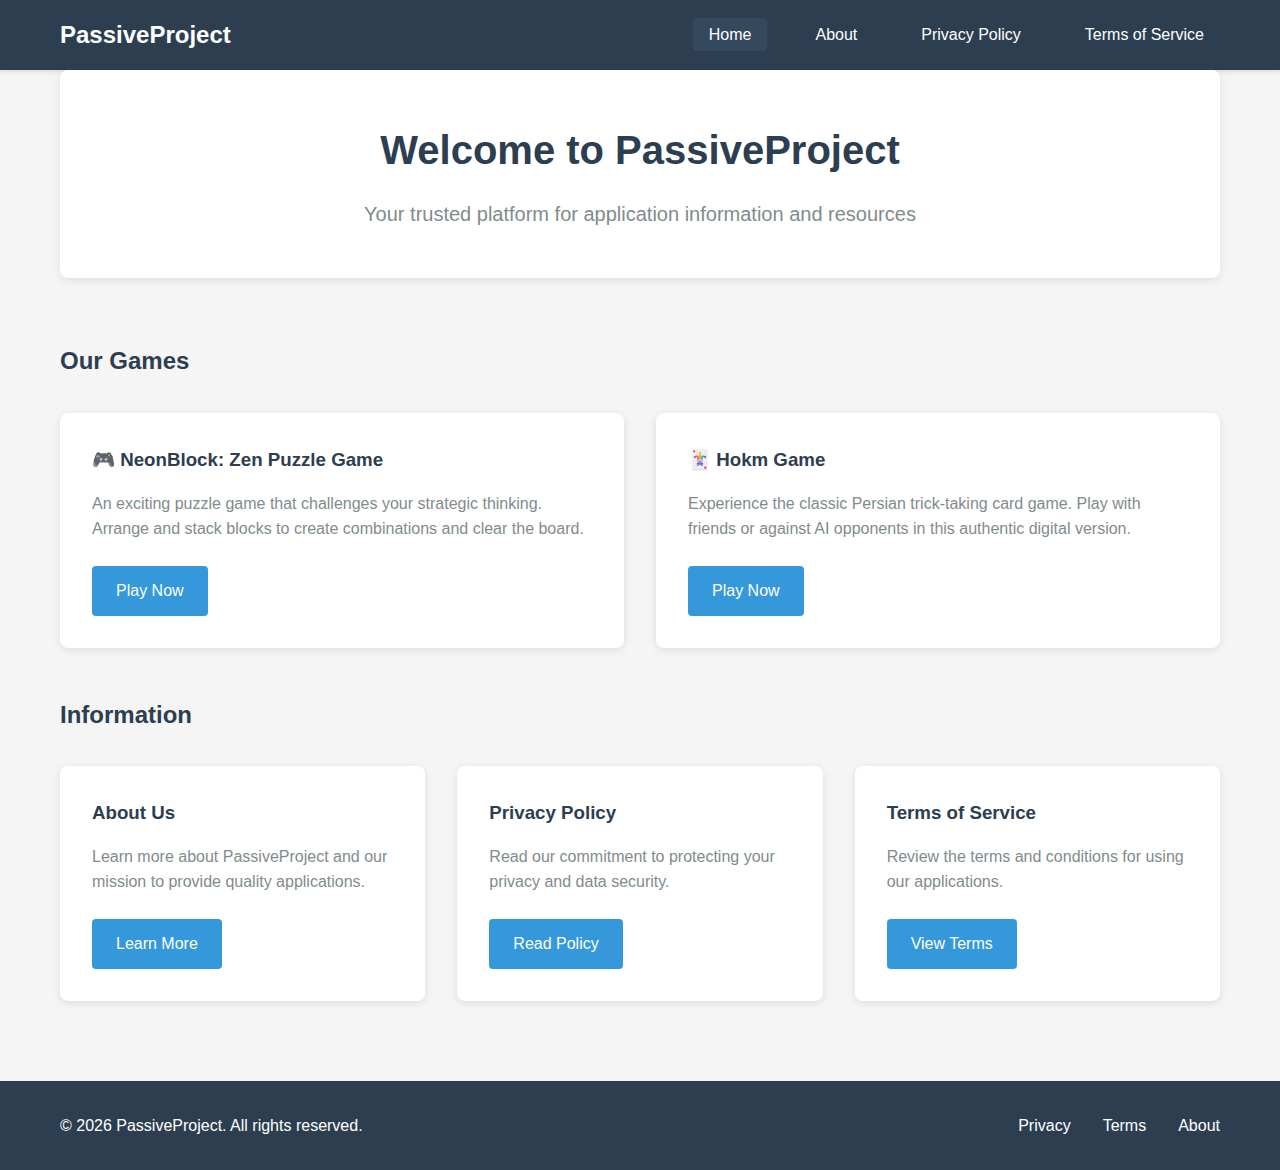
<file: index.html>
<!DOCTYPE html>
<html lang="en">
<head>
    <meta charset="UTF-8">
    <meta name="viewport" content="width=device-width, initial-scale=1.0">
    <title>PassiveProject - Home</title>
    <link rel="stylesheet" href="styles.css">
</head>
<body>
    <nav class="navbar" aria-label="Main navigation">
        <div class="container">
            <div class="nav-brand">
                <h1>PassiveProject</h1>
            </div>
            <ul class="nav-menu">
                <li><a href="index.html" class="active" aria-current="page">Home</a></li>
                <li><a href="about.html">About</a></li>
                <li><a href="privacy.html">Privacy Policy</a></li>
                <li><a href="terms.html">Terms of Service</a></li>
            </ul>
        </div>
    </nav>

    <main class="container">
        <section class="hero">
            <h2>Welcome to PassiveProject</h2>
            <p class="lead">Your trusted platform for application information and resources</p>
        </section>

        <section class="content">
            <h2 style="margin-bottom: 2rem; color: #2c3e50;">Our Games</h2>
            <div class="card-grid">
                <div class="card">
                    <h3>🎮 NeonBlock: Zen Puzzle Game</h3>
                    <p>An exciting puzzle game that challenges your strategic thinking. Arrange and stack blocks to create combinations and clear the board.</p>
                    <a href="games/block/index.html" class="btn">Play Now</a>
                </div>
                <div class="card">
                    <h3>🃏 Hokm Game</h3>
                    <p>Experience the classic Persian trick-taking card game. Play with friends or against AI opponents in this authentic digital version.</p>
                    <a href="games/hokm/index.html" class="btn">Play Now</a>
                </div>
            </div>

            <h2 style="margin-top: 3rem; margin-bottom: 2rem; color: #2c3e50;">Information</h2>
            <div class="card-grid">
                <div class="card">
                    <h3>About Us</h3>
                    <p>Learn more about PassiveProject and our mission to provide quality applications.</p>
                    <a href="about.html" class="btn">Learn More</a>
                </div>
                <div class="card">
                    <h3>Privacy Policy</h3>
                    <p>Read our commitment to protecting your privacy and data security.</p>
                    <a href="privacy.html" class="btn">Read Policy</a>
                </div>
                <div class="card">
                    <h3>Terms of Service</h3>
                    <p>Review the terms and conditions for using our applications.</p>
                    <a href="terms.html" class="btn">View Terms</a>
                </div>
            </div>
        </section>
    </main>

    <footer>
        <div class="container">
            <p>&copy; 2026 PassiveProject. All rights reserved.</p>
            <ul class="footer-links">
                <li><a href="privacy.html">Privacy</a></li>
                <li><a href="terms.html">Terms</a></li>
                <li><a href="about.html">About</a></li>
            </ul>
        </div>
    </footer>
</body>
</html>
</file>
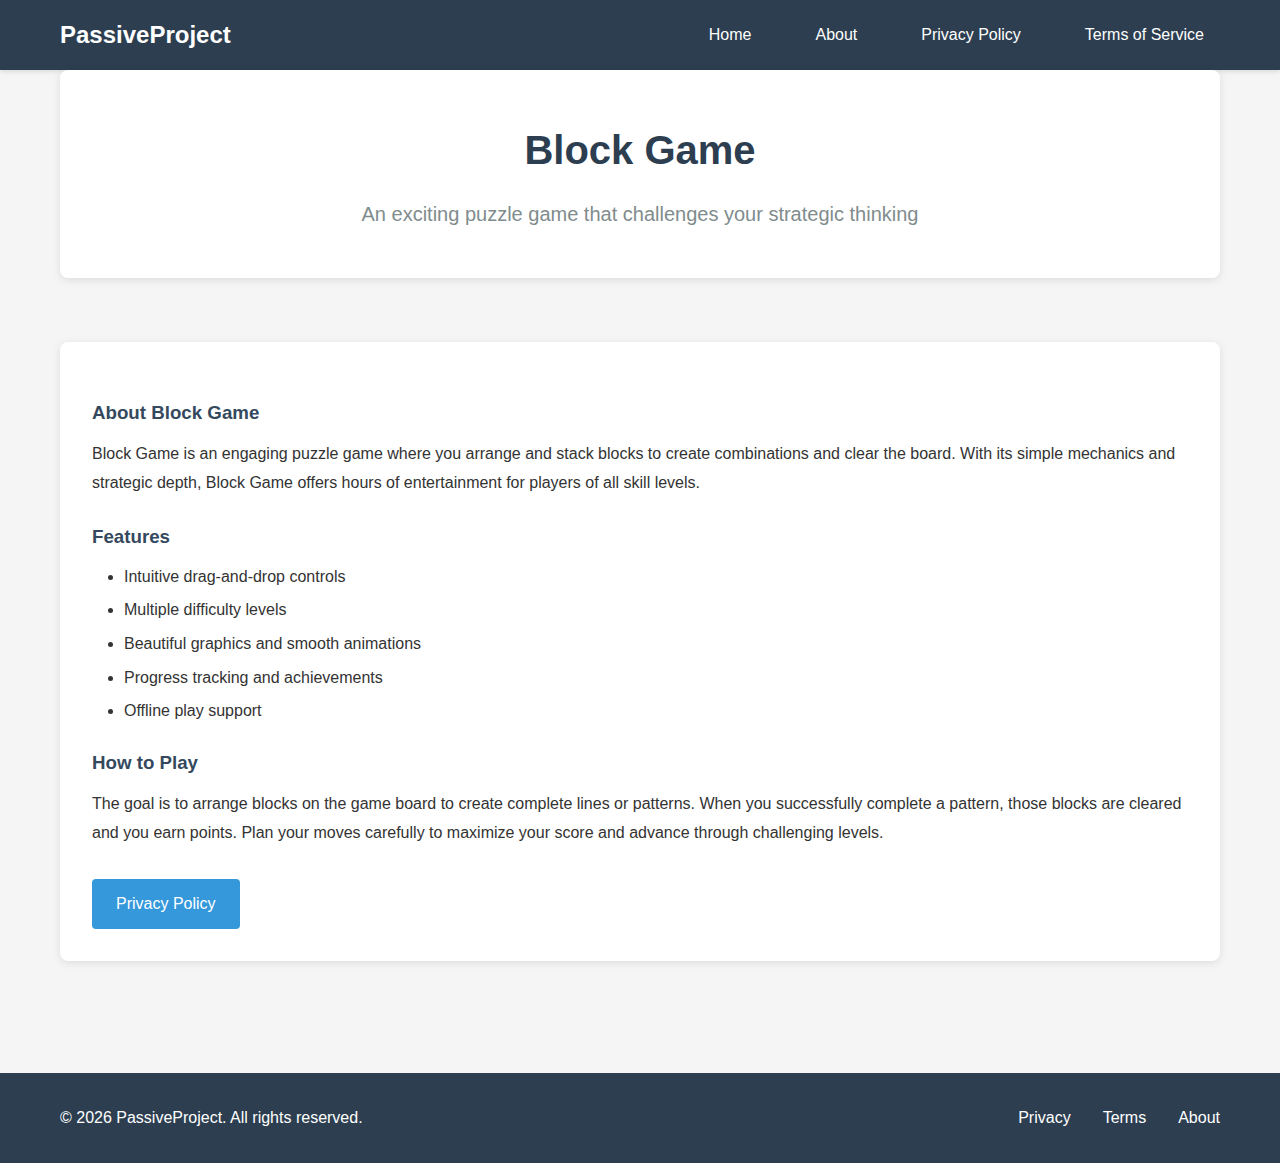
<file: games/block/index.html>
<!DOCTYPE html>
<html lang="en">
<head>
    <meta charset="UTF-8">
    <meta name="viewport" content="width=device-width, initial-scale=1.0">
    <title>Block Game - PassiveProject</title>
    <link rel="stylesheet" href="../../styles.css">
</head>
<body>
    <nav class="navbar" aria-label="Main navigation">
        <div class="container">
            <div class="nav-brand">
                <h1>PassiveProject</h1>
            </div>
            <ul class="nav-menu">
                <li><a href="../../index.html">Home</a></li>
                <li><a href="../../about.html">About</a></li>
                <li><a href="../../privacy.html">Privacy Policy</a></li>
                <li><a href="../../terms.html">Terms of Service</a></li>
            </ul>
        </div>
    </nav>

    <main class="container">
        <section class="hero">
            <h2>Block Game</h2>
            <p class="lead">An exciting puzzle game that challenges your strategic thinking</p>
        </section>

        <section class="content">
            <div class="content-section">
                <h3>About Block Game</h3>
                <p>
                    Block Game is an engaging puzzle game where you arrange and stack blocks to create 
                    combinations and clear the board. With its simple mechanics and strategic depth, 
                    Block Game offers hours of entertainment for players of all skill levels.
                </p>

                <h3>Features</h3>
                <ul>
                    <li>Intuitive drag-and-drop controls</li>
                    <li>Multiple difficulty levels</li>
                    <li>Beautiful graphics and smooth animations</li>
                    <li>Progress tracking and achievements</li>
                    <li>Offline play support</li>
                </ul>

                <h3>How to Play</h3>
                <p>
                    The goal is to arrange blocks on the game board to create complete lines or patterns. 
                    When you successfully complete a pattern, those blocks are cleared and you earn points. 
                    Plan your moves carefully to maximize your score and advance through challenging levels.
                </p>

                <div style="margin-top: 2rem;">
                    <a href="privacy.html" class="btn">Privacy Policy</a>
                </div>
            </div>
        </section>
    </main>

    <footer>
        <div class="container">
            <p>&copy; 2026 PassiveProject. All rights reserved.</p>
            <ul class="footer-links">
                <li><a href="../../privacy.html">Privacy</a></li>
                <li><a href="../../terms.html">Terms</a></li>
                <li><a href="../../about.html">About</a></li>
            </ul>
        </div>
    </footer>
</body>
</html>
</file>
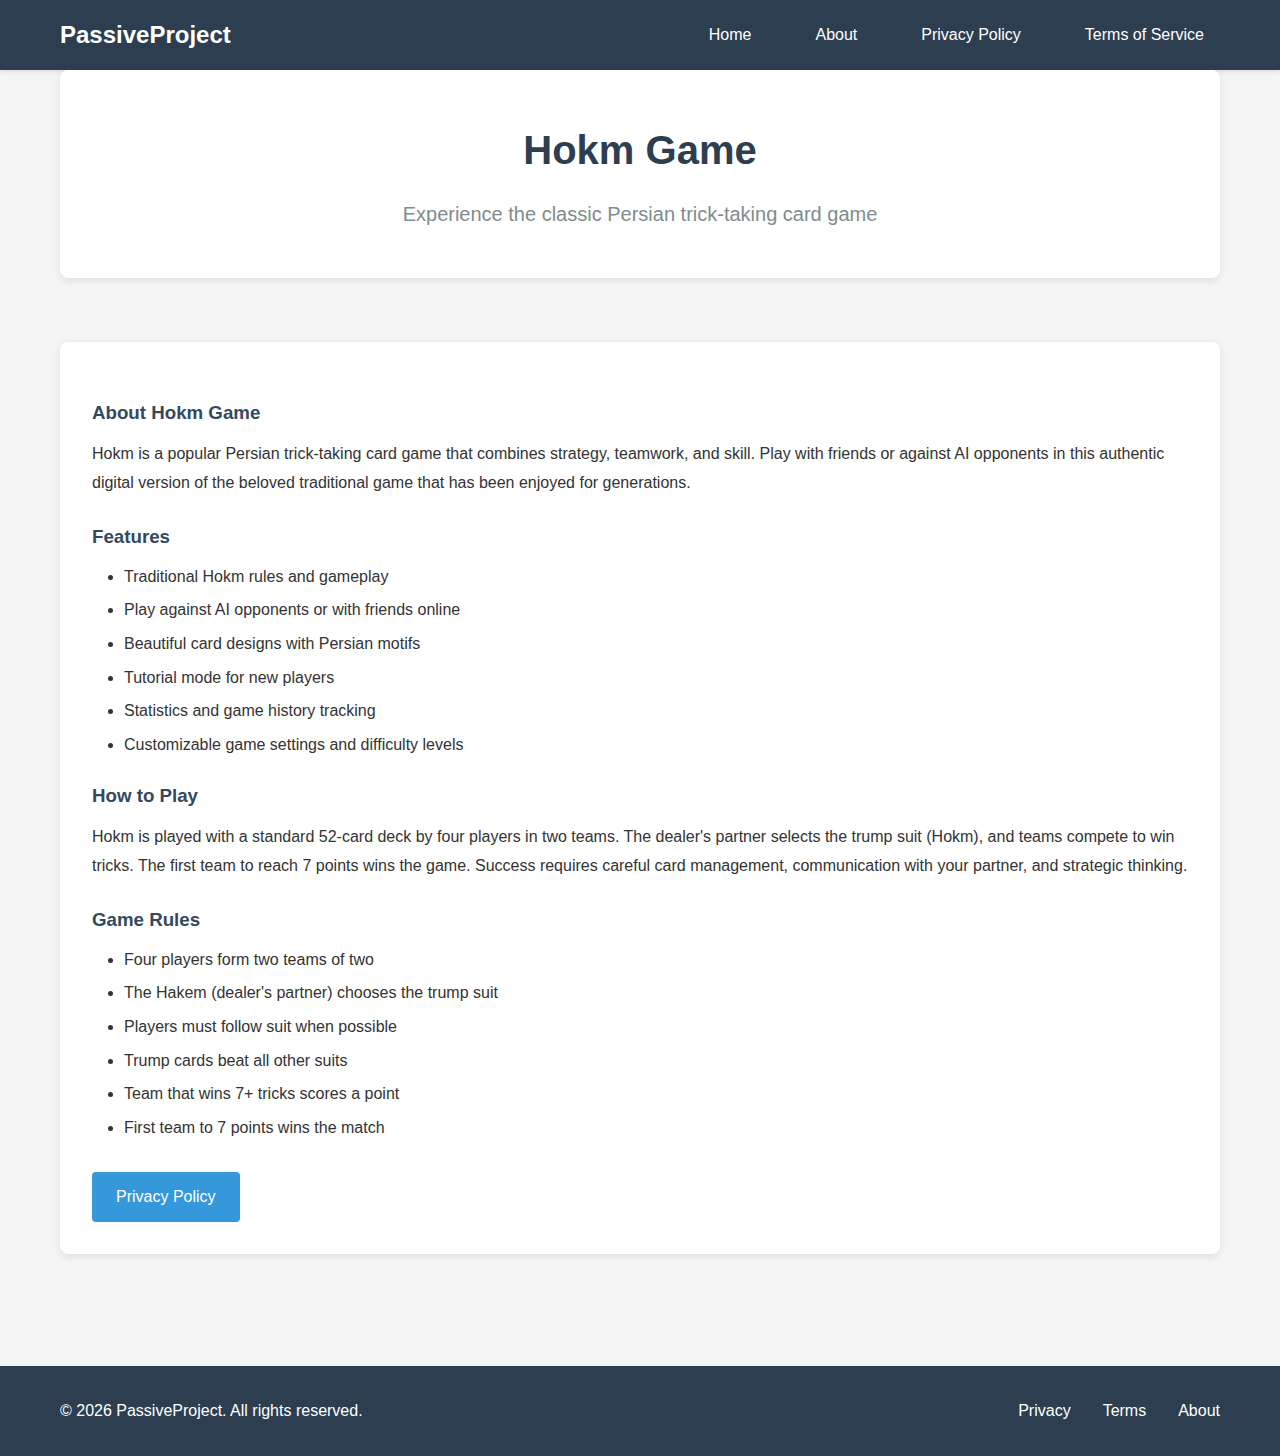
<file: games/hokm/index.html>
<!DOCTYPE html>
<html lang="en">
<head>
    <meta charset="UTF-8">
    <meta name="viewport" content="width=device-width, initial-scale=1.0">
    <title>Hokm Game - PassiveProject</title>
    <link rel="stylesheet" href="../../styles.css">
</head>
<body>
    <nav class="navbar" aria-label="Main navigation">
        <div class="container">
            <div class="nav-brand">
                <h1>PassiveProject</h1>
            </div>
            <ul class="nav-menu">
                <li><a href="../../index.html">Home</a></li>
                <li><a href="../../about.html">About</a></li>
                <li><a href="../../privacy.html">Privacy Policy</a></li>
                <li><a href="../../terms.html">Terms of Service</a></li>
            </ul>
        </div>
    </nav>

    <main class="container">
        <section class="hero">
            <h2>Hokm Game</h2>
            <p class="lead">Experience the classic Persian trick-taking card game</p>
        </section>

        <section class="content">
            <div class="content-section">
                <h3>About Hokm Game</h3>
                <p>
                    Hokm is a popular Persian trick-taking card game that combines strategy, teamwork, 
                    and skill. Play with friends or against AI opponents in this authentic digital 
                    version of the beloved traditional game that has been enjoyed for generations.
                </p>

                <h3>Features</h3>
                <ul>
                    <li>Traditional Hokm rules and gameplay</li>
                    <li>Play against AI opponents or with friends online</li>
                    <li>Beautiful card designs with Persian motifs</li>
                    <li>Tutorial mode for new players</li>
                    <li>Statistics and game history tracking</li>
                    <li>Customizable game settings and difficulty levels</li>
                </ul>

                <h3>How to Play</h3>
                <p>
                    Hokm is played with a standard 52-card deck by four players in two teams. 
                    The dealer's partner selects the trump suit (Hokm), and teams compete to win 
                    tricks. The first team to reach 7 points wins the game. Success requires 
                    careful card management, communication with your partner, and strategic thinking.
                </p>

                <h3>Game Rules</h3>
                <ul>
                    <li>Four players form two teams of two</li>
                    <li>The Hakem (dealer's partner) chooses the trump suit</li>
                    <li>Players must follow suit when possible</li>
                    <li>Trump cards beat all other suits</li>
                    <li>Team that wins 7+ tricks scores a point</li>
                    <li>First team to 7 points wins the match</li>
                </ul>

                <div style="margin-top: 2rem;">
                    <a href="privacy.html" class="btn">Privacy Policy</a>
                </div>
            </div>
        </section>
    </main>

    <footer>
        <div class="container">
            <p>&copy; 2026 PassiveProject. All rights reserved.</p>
            <ul class="footer-links">
                <li><a href="../../privacy.html">Privacy</a></li>
                <li><a href="../../terms.html">Terms</a></li>
                <li><a href="../../about.html">About</a></li>
            </ul>
        </div>
    </footer>
</body>
</html>
</file>
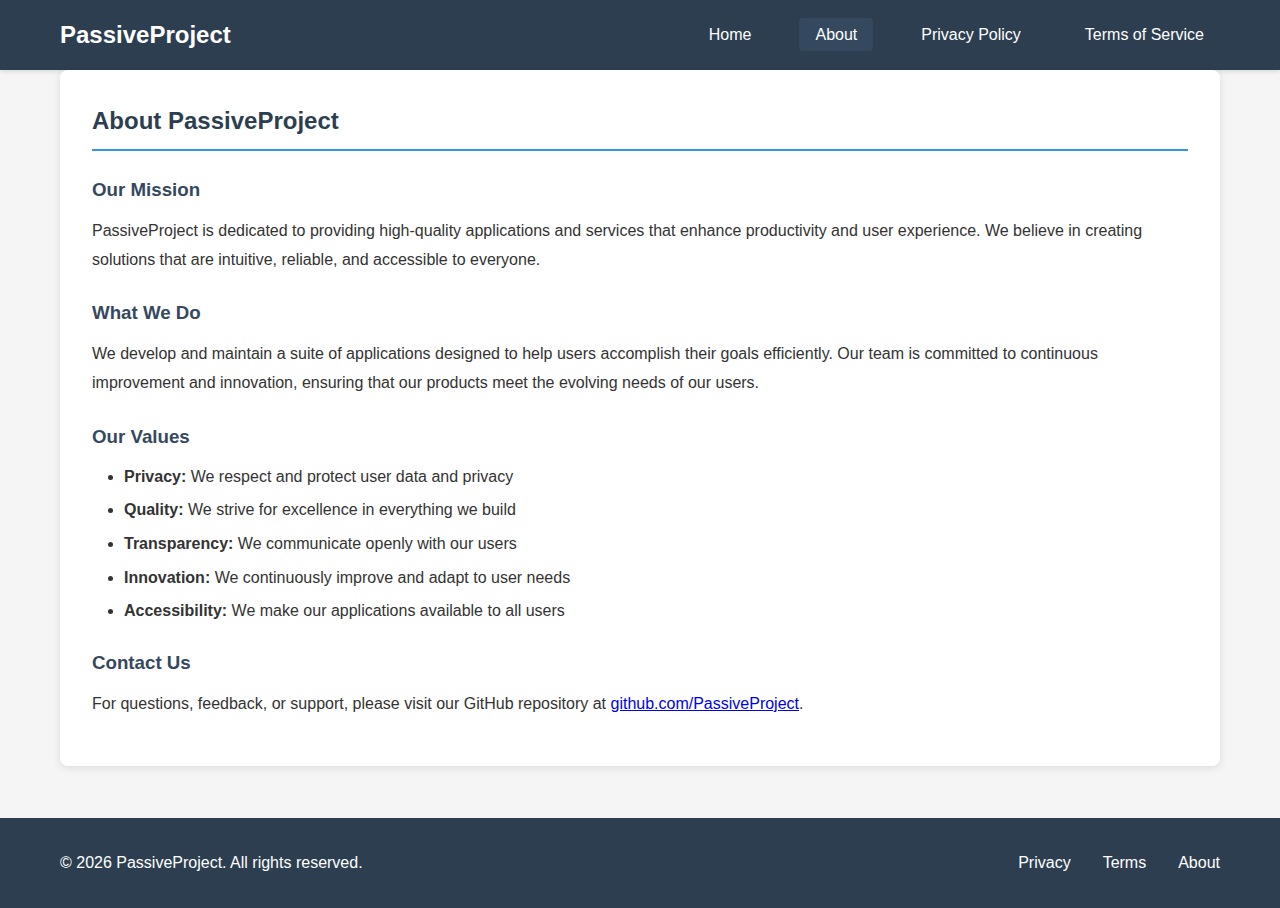
<file: about.html>
<!DOCTYPE html>
<html lang="en">
<head>
    <meta charset="UTF-8">
    <meta name="viewport" content="width=device-width, initial-scale=1.0">
    <title>About - PassiveProject</title>
    <link rel="stylesheet" href="styles.css">
</head>
<body>
    <nav class="navbar">
        <div class="container">
            <div class="nav-brand">
                <h1>PassiveProject</h1>
            </div>
            <ul class="nav-menu">
                <li><a href="index.html">Home</a></li>
                <li><a href="about.html" class="active">About</a></li>
                <li><a href="privacy.html">Privacy Policy</a></li>
                <li><a href="terms.html">Terms of Service</a></li>
            </ul>
        </div>
    </nav>

    <main class="container">
        <div class="content-section">
            <h2>About PassiveProject</h2>
            
            <h3>Our Mission</h3>
            <p>
                PassiveProject is dedicated to providing high-quality applications and services 
                that enhance productivity and user experience. We believe in creating solutions 
                that are intuitive, reliable, and accessible to everyone.
            </p>

            <h3>What We Do</h3>
            <p>
                We develop and maintain a suite of applications designed to help users accomplish 
                their goals efficiently. Our team is committed to continuous improvement and 
                innovation, ensuring that our products meet the evolving needs of our users.
            </p>

            <h3>Our Values</h3>
            <ul>
                <li><strong>Privacy:</strong> We respect and protect user data and privacy</li>
                <li><strong>Quality:</strong> We strive for excellence in everything we build</li>
                <li><strong>Transparency:</strong> We communicate openly with our users</li>
                <li><strong>Innovation:</strong> We continuously improve and adapt to user needs</li>
                <li><strong>Accessibility:</strong> We make our applications available to all users</li>
            </ul>

            <h3>Contact Us</h3>
            <p>
                For questions, feedback, or support, please visit our GitHub repository at 
                <a href="https://github.com/PassiveProject" target="_blank">github.com/PassiveProject</a>.
            </p>
        </div>
    </main>

    <footer>
        <div class="container">
            <p>&copy; 2026 PassiveProject. All rights reserved.</p>
            <ul class="footer-links">
                <li><a href="privacy.html">Privacy</a></li>
                <li><a href="terms.html">Terms</a></li>
                <li><a href="about.html">About</a></li>
            </ul>
        </div>
    </footer>
</body>
</html>
</file>
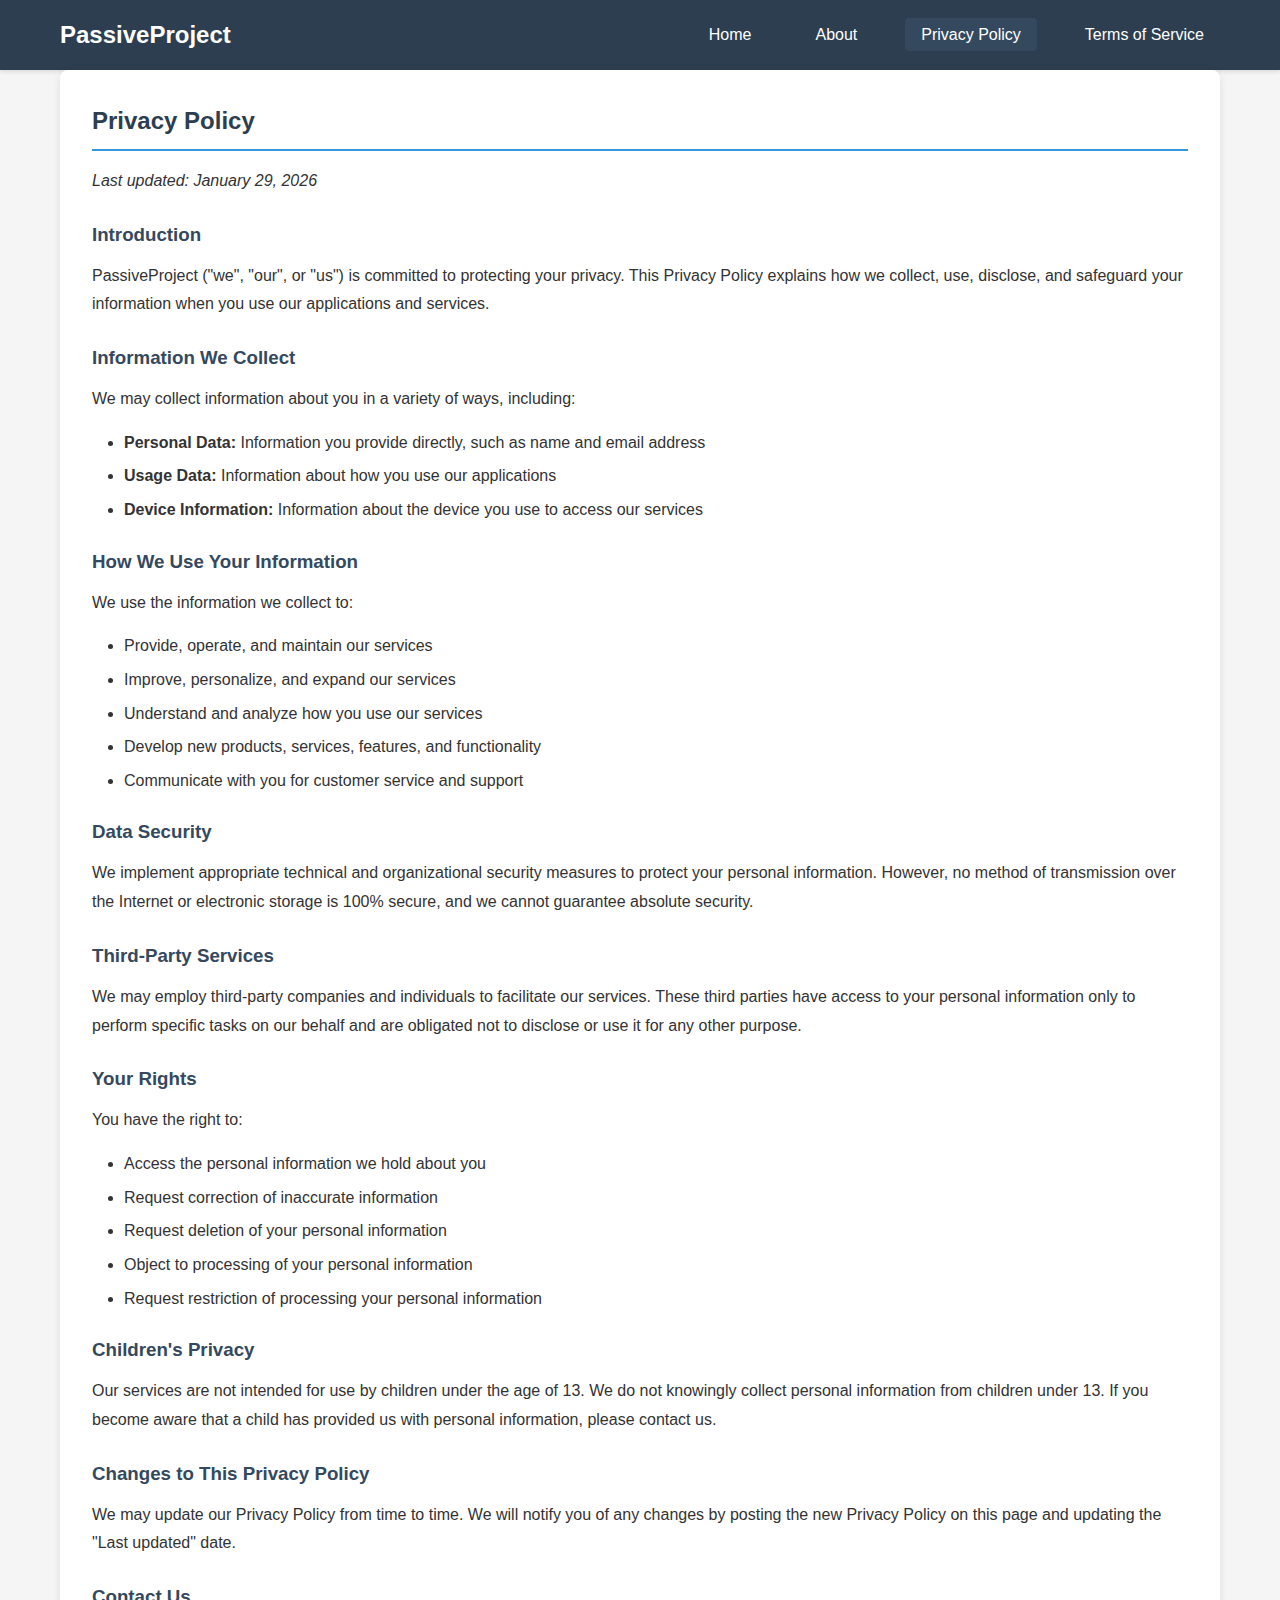
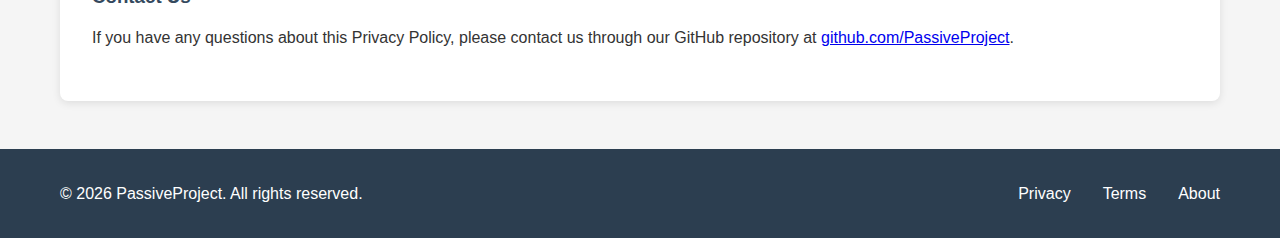
<file: privacy.html>
<!DOCTYPE html>
<html lang="en">
<head>
    <meta charset="UTF-8">
    <meta name="viewport" content="width=device-width, initial-scale=1.0">
    <title>Privacy Policy - PassiveProject</title>
    <link rel="stylesheet" href="styles.css">
</head>
<body>
    <nav class="navbar">
        <div class="container">
            <div class="nav-brand">
                <h1>PassiveProject</h1>
            </div>
            <ul class="nav-menu">
                <li><a href="index.html">Home</a></li>
                <li><a href="about.html">About</a></li>
                <li><a href="privacy.html" class="active">Privacy Policy</a></li>
                <li><a href="terms.html">Terms of Service</a></li>
            </ul>
        </div>
    </nav>

    <main class="container">
        <div class="content-section">
            <h2>Privacy Policy</h2>
            <p><em>Last updated: January 29, 2026</em></p>

            <h3>Introduction</h3>
            <p>
                PassiveProject ("we", "our", or "us") is committed to protecting your privacy. 
                This Privacy Policy explains how we collect, use, disclose, and safeguard your 
                information when you use our applications and services.
            </p>

            <h3>Information We Collect</h3>
            <p>We may collect information about you in a variety of ways, including:</p>
            <ul>
                <li><strong>Personal Data:</strong> Information you provide directly, such as name and email address</li>
                <li><strong>Usage Data:</strong> Information about how you use our applications</li>
                <li><strong>Device Information:</strong> Information about the device you use to access our services</li>
            </ul>

            <h3>How We Use Your Information</h3>
            <p>We use the information we collect to:</p>
            <ul>
                <li>Provide, operate, and maintain our services</li>
                <li>Improve, personalize, and expand our services</li>
                <li>Understand and analyze how you use our services</li>
                <li>Develop new products, services, features, and functionality</li>
                <li>Communicate with you for customer service and support</li>
            </ul>

            <h3>Data Security</h3>
            <p>
                We implement appropriate technical and organizational security measures to protect 
                your personal information. However, no method of transmission over the Internet or 
                electronic storage is 100% secure, and we cannot guarantee absolute security.
            </p>

            <h3>Third-Party Services</h3>
            <p>
                We may employ third-party companies and individuals to facilitate our services. 
                These third parties have access to your personal information only to perform 
                specific tasks on our behalf and are obligated not to disclose or use it for 
                any other purpose.
            </p>

            <h3>Your Rights</h3>
            <p>You have the right to:</p>
            <ul>
                <li>Access the personal information we hold about you</li>
                <li>Request correction of inaccurate information</li>
                <li>Request deletion of your personal information</li>
                <li>Object to processing of your personal information</li>
                <li>Request restriction of processing your personal information</li>
            </ul>

            <h3>Children's Privacy</h3>
            <p>
                Our services are not intended for use by children under the age of 13. We do not 
                knowingly collect personal information from children under 13. If you become aware 
                that a child has provided us with personal information, please contact us.
            </p>

            <h3>Changes to This Privacy Policy</h3>
            <p>
                We may update our Privacy Policy from time to time. We will notify you of any 
                changes by posting the new Privacy Policy on this page and updating the "Last 
                updated" date.
            </p>

            <h3>Contact Us</h3>
            <p>
                If you have any questions about this Privacy Policy, please contact us through 
                our GitHub repository at 
                <a href="https://github.com/PassiveProject" target="_blank">github.com/PassiveProject</a>.
            </p>
        </div>
    </main>

    <footer>
        <div class="container">
            <p>&copy; 2026 PassiveProject. All rights reserved.</p>
            <ul class="footer-links">
                <li><a href="privacy.html">Privacy</a></li>
                <li><a href="terms.html">Terms</a></li>
                <li><a href="about.html">About</a></li>
            </ul>
        </div>
    </footer>
</body>
</html>
</file>
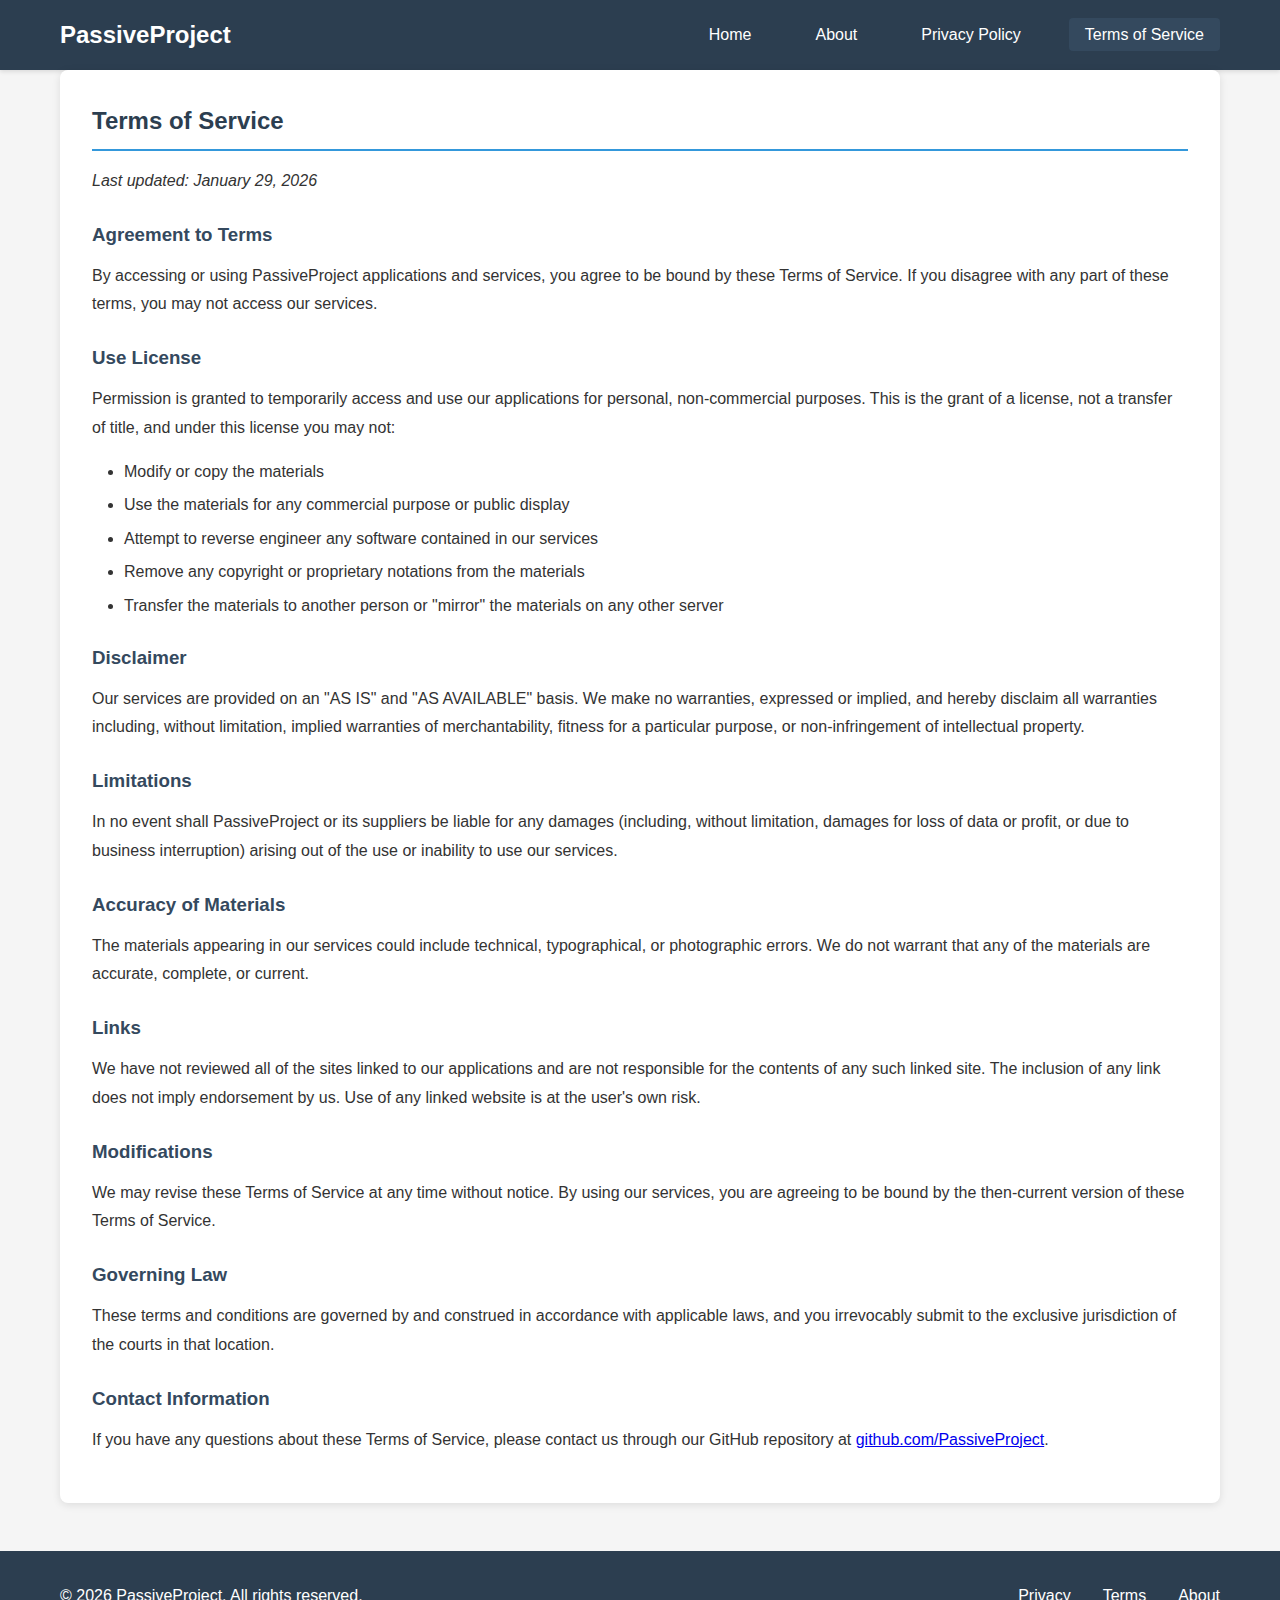
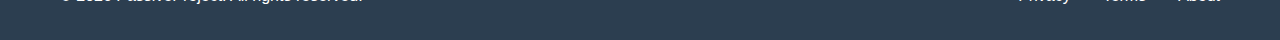
<file: terms.html>
<!DOCTYPE html>
<html lang="en">
<head>
    <meta charset="UTF-8">
    <meta name="viewport" content="width=device-width, initial-scale=1.0">
    <title>Terms of Service - PassiveProject</title>
    <link rel="stylesheet" href="styles.css">
</head>
<body>
    <nav class="navbar" aria-label="Main navigation">
        <div class="container">
            <div class="nav-brand">
                <h1>PassiveProject</h1>
            </div>
            <ul class="nav-menu">
                <li><a href="index.html">Home</a></li>
                <li><a href="about.html">About</a></li>
                <li><a href="privacy.html">Privacy Policy</a></li>
                <li><a href="terms.html" class="active" aria-current="page">Terms of Service</a></li>
            </ul>
        </div>
    </nav>

    <main class="container">
        <div class="content-section">
            <h2>Terms of Service</h2>
            <p><em>Last updated: January 29, 2026</em></p>

            <h3>Agreement to Terms</h3>
            <p>
                By accessing or using PassiveProject applications and services, you agree to be 
                bound by these Terms of Service. If you disagree with any part of these terms, 
                you may not access our services.
            </p>

            <h3>Use License</h3>
            <p>
                Permission is granted to temporarily access and use our applications for personal, 
                non-commercial purposes. This is the grant of a license, not a transfer of title, 
                and under this license you may not:
            </p>
            <ul>
                <li>Modify or copy the materials</li>
                <li>Use the materials for any commercial purpose or public display</li>
                <li>Attempt to reverse engineer any software contained in our services</li>
                <li>Remove any copyright or proprietary notations from the materials</li>
                <li>Transfer the materials to another person or "mirror" the materials on any other server</li>
            </ul>

            <h3>Disclaimer</h3>
            <p>
                Our services are provided on an "AS IS" and "AS AVAILABLE" basis. We make no 
                warranties, expressed or implied, and hereby disclaim all warranties including, 
                without limitation, implied warranties of merchantability, fitness for a particular 
                purpose, or non-infringement of intellectual property.
            </p>

            <h3>Limitations</h3>
            <p>
                In no event shall PassiveProject or its suppliers be liable for any damages 
                (including, without limitation, damages for loss of data or profit, or due to 
                business interruption) arising out of the use or inability to use our services.
            </p>

            <h3>Accuracy of Materials</h3>
            <p>
                The materials appearing in our services could include technical, typographical, or 
                photographic errors. We do not warrant that any of the materials are accurate, 
                complete, or current.
            </p>

            <h3>Links</h3>
            <p>
                We have not reviewed all of the sites linked to our applications and are not 
                responsible for the contents of any such linked site. The inclusion of any link 
                does not imply endorsement by us. Use of any linked website is at the user's own risk.
            </p>

            <h3>Modifications</h3>
            <p>
                We may revise these Terms of Service at any time without notice. By using our 
                services, you are agreeing to be bound by the then-current version of these Terms 
                of Service.
            </p>

            <h3>Governing Law</h3>
            <p>
                These terms and conditions are governed by and construed in accordance with 
                applicable laws, and you irrevocably submit to the exclusive jurisdiction of the 
                courts in that location.
            </p>

            <h3>Contact Information</h3>
            <p>
                If you have any questions about these Terms of Service, please contact us through 
                our GitHub repository at 
                <a href="https://github.com/PassiveProject" target="_blank" rel="noopener">github.com/PassiveProject</a>.
            </p>
        </div>
    </main>

    <footer>
        <div class="container">
            <p>&copy; 2026 PassiveProject. All rights reserved.</p>
            <ul class="footer-links">
                <li><a href="privacy.html">Privacy</a></li>
                <li><a href="terms.html">Terms</a></li>
                <li><a href="about.html">About</a></li>
            </ul>
        </div>
    </footer>
</body>
</html>
</file>
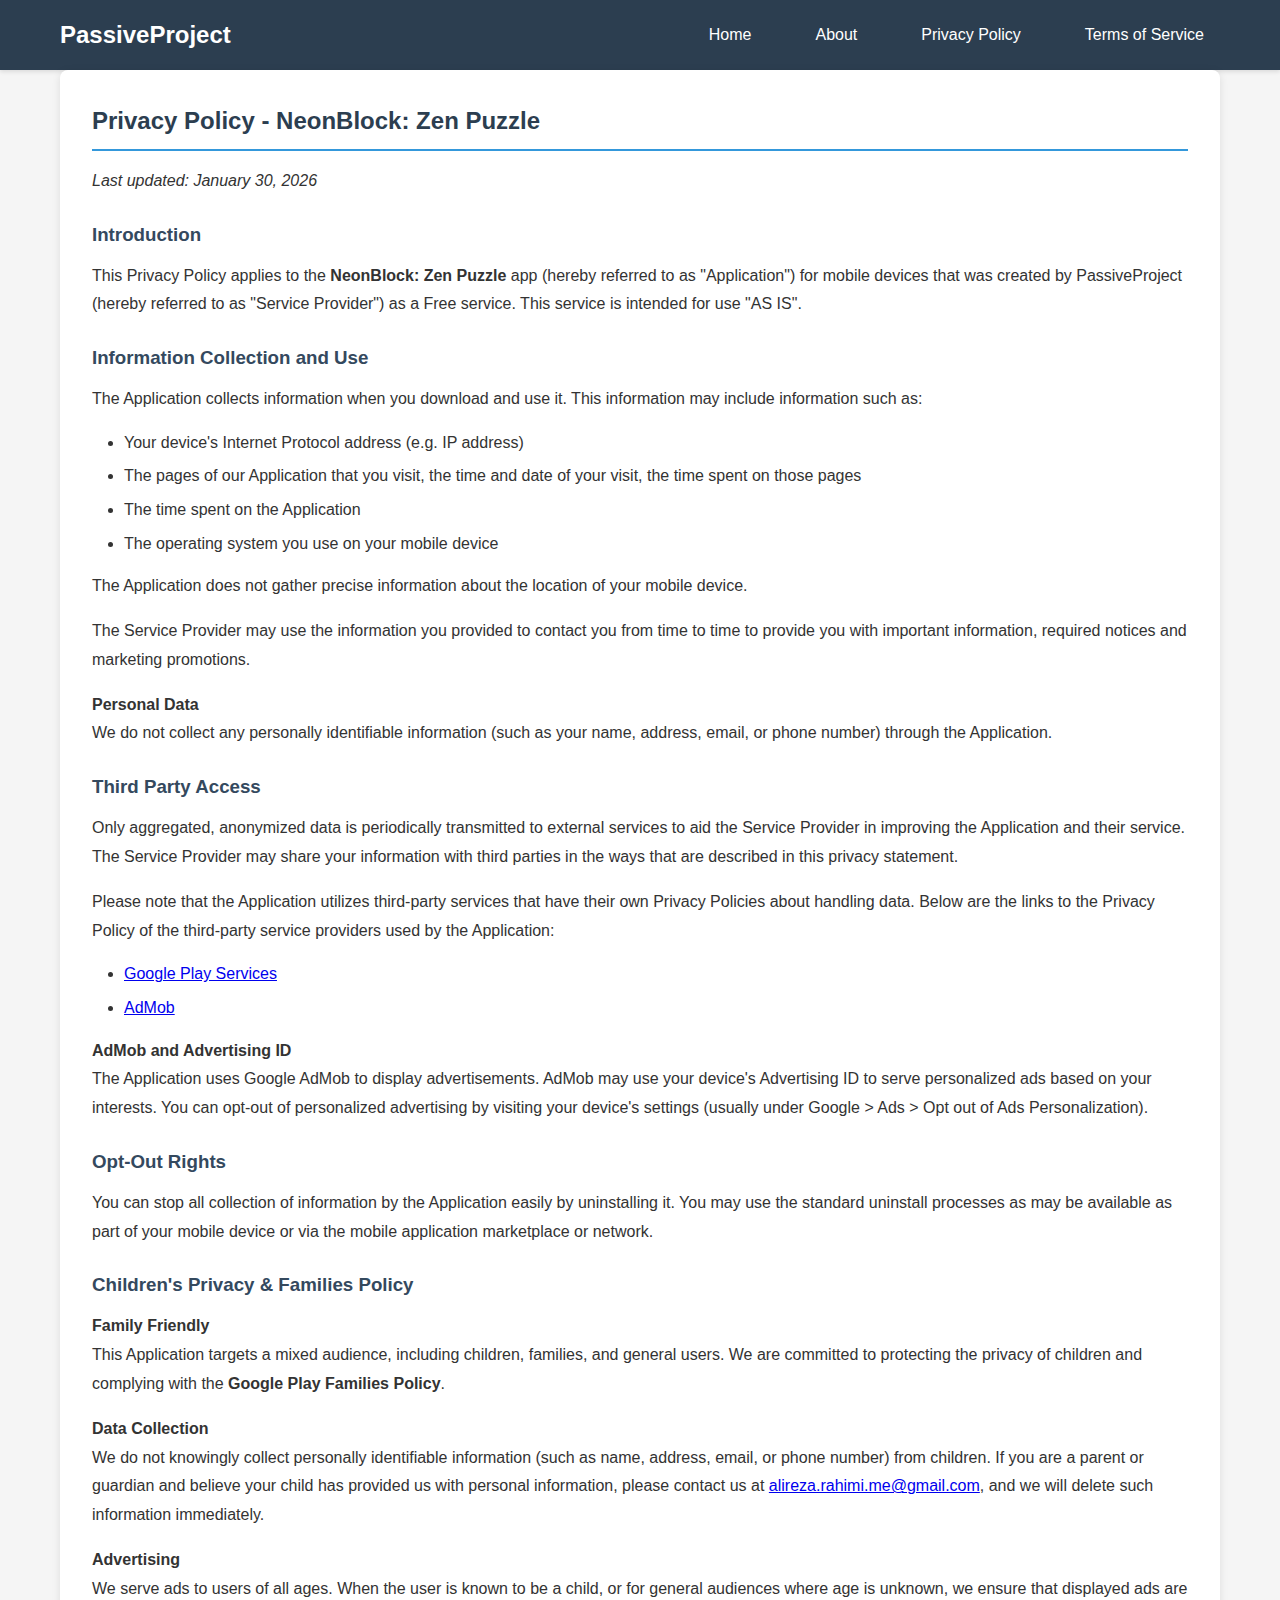
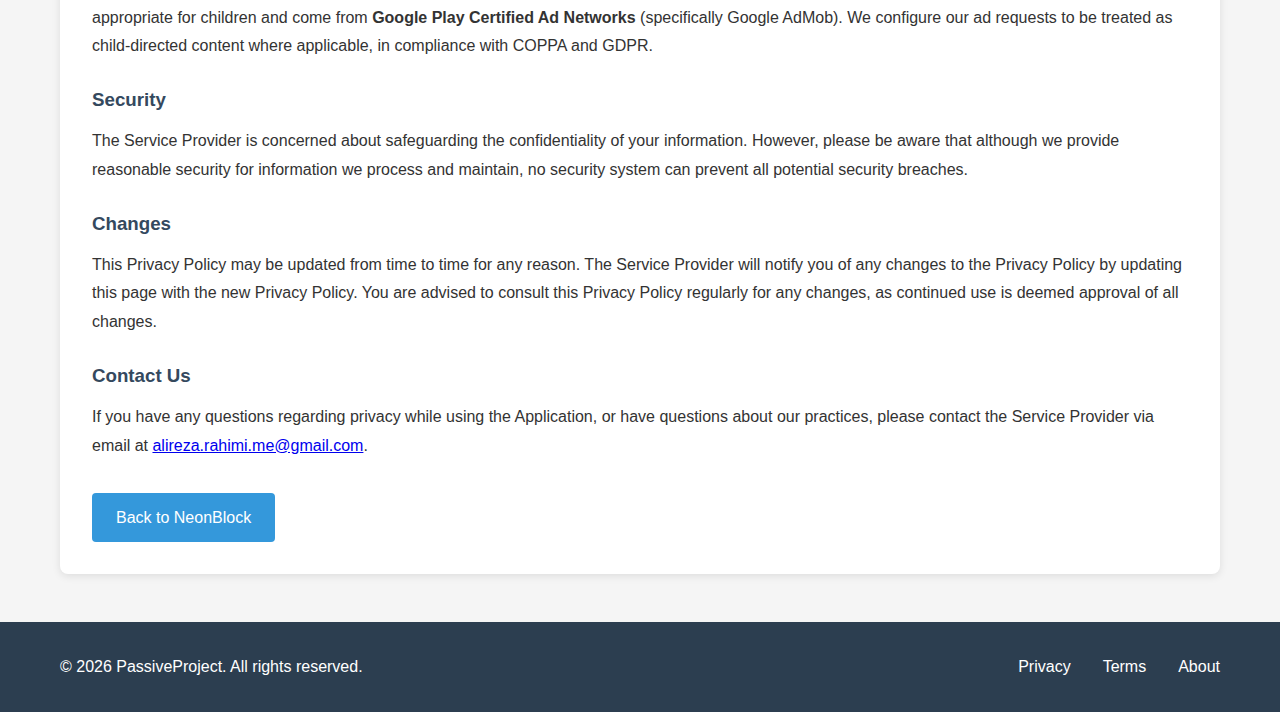
<file: games/block/privacy.html>
<!DOCTYPE html>
<html lang="en">

<head>
    <meta charset="UTF-8">
    <meta name="viewport" content="width=device-width, initial-scale=1.0">
    <title>Privacy Policy - NeonBlock: Zen Puzzle - PassiveProject</title>
    <link rel="stylesheet" href="../../styles.css">
</head>

<body>
    <nav class="navbar" aria-label="Main navigation">
        <div class="container">
            <div class="nav-brand">
                <h1>PassiveProject</h1>
            </div>
            <ul class="nav-menu">
                <li><a href="../../index.html">Home</a></li>
                <li><a href="../../about.html">About</a></li>
                <li><a href="../../privacy.html">Privacy Policy</a></li>
                <li><a href="../../terms.html">Terms of Service</a></li>
            </ul>
        </div>
    </nav>

    <main class="container">
        <div class="content-section">
            <h2>Privacy Policy - NeonBlock: Zen Puzzle</h2>
            <p><em>Last updated: January 30, 2026</em></p>

            <h3>Introduction</h3>
            <p>
                This Privacy Policy applies to the <strong>NeonBlock: Zen Puzzle</strong> app (hereby referred to as
                "Application") for
                mobile devices
                that was created by PassiveProject (hereby referred to as "Service Provider") as a Free service.
                This service is intended for use "AS IS".
            </p>

            <h3>Information Collection and Use</h3>
            <p>
                The Application collects information when you download and use it. This information may include
                information such as:
            </p>
            <ul>
                <li>Your device's Internet Protocol address (e.g. IP address)</li>
                <li>The pages of our Application that you visit, the time and date of your visit, the time spent on
                    those pages</li>
                <li>The time spent on the Application</li>
                <li>The operating system you use on your mobile device</li>
            </ul>
            <p>
                The Application does not gather precise information about the location of your mobile device.
            </p>
            <p>
                The Service Provider may use the information you provided to contact you from time to time to provide
                you with important information, required notices and marketing promotions.
            </p>
            <p>
                <strong>Personal Data</strong>
                <br>
                We do not collect any personally identifiable information (such as your name, address, email, or phone
                number) through the Application.
            </p>

            <h3>Third Party Access</h3>
            <p>
                Only aggregated, anonymized data is periodically transmitted to external services to aid the Service
                Provider in improving the Application and their service.
                The Service Provider may share your information with third parties in the ways that are described in
                this privacy statement.
            </p>
            <p>
                Please note that the Application utilizes third-party services that have their own Privacy Policies
                about handling data.
                Below are the links to the Privacy Policy of the third-party service providers used by the Application:
            </p>
            <ul>
                <li><a href="https://www.google.com/policies/privacy/" target="_blank" rel="noopener">Google Play
                        Services</a></li>
                <li><a href="https://support.google.com/admob/answer/6128543?hl=en" target="_blank"
                        rel="noopener">AdMob</a></li>
            </ul>
            <p>
                <strong>AdMob and Advertising ID</strong>
                <br>
                The Application uses Google AdMob to display advertisements. AdMob may use your device's Advertising ID
                to serve personalized ads based on your interests.
                You can opt-out of personalized advertising by visiting your device's settings (usually under Google >
                Ads > Opt out of Ads Personalization).
            </p>

            <h3>Opt-Out Rights</h3>
            <p>
                You can stop all collection of information by the Application easily by uninstalling it. You may use the
                standard uninstall processes as may be available as part of your mobile device or via the mobile
                application marketplace or network.
            </p>

            <h3>Children's Privacy & Families Policy</h3>
            <p>
                <strong>Family Friendly</strong>
                <br>
                This Application targets a mixed audience, including children, families, and general users.
                We are committed to protecting the privacy of children and complying with the <strong>Google Play
                    Families Policy</strong>.
            </p>
            <p>
                <strong>Data Collection</strong>
                <br>
                We do not knowingly collect personally identifiable information (such as name, address, email, or phone
                number) from children.
                If you are a parent or guardian and believe your child has provided us with personal information, please
                contact us at
                <a href="mailto:alireza.rahimi.me@gmail.com">alireza.rahimi.me@gmail.com</a>, and we will delete such
                information immediately.
            </p>
            <p>
                <strong>Advertising</strong>
                <br>
                We serve ads to users of all ages. When the user is known to be a child, or for general audiences where
                age is unknown,
                we ensure that displayed ads are appropriate for children and come from <strong>Google Play Certified Ad
                    Networks</strong> (specifically Google AdMob).
                We configure our ad requests to be treated as child-directed content where applicable, in compliance
                with COPPA and GDPR.
            </p>

            <h3>Security</h3>
            <p>
                The Service Provider is concerned about safeguarding the confidentiality of your information.
                However, please be aware that although we provide reasonable security for information we process and
                maintain, no security system can prevent all potential security breaches.
            </p>

            <h3>Changes</h3>
            <p>
                This Privacy Policy may be updated from time to time for any reason. The Service Provider will notify
                you of any changes to the Privacy Policy by updating this page with the new Privacy Policy.
                You are advised to consult this Privacy Policy regularly for any changes, as continued use is deemed
                approval of all changes.
            </p>

            <h3>Contact Us</h3>
            <p>
                If you have any questions regarding privacy while using the Application, or have questions about our
                practices, please contact the Service Provider via email at
                <a href="mailto:alireza.rahimi.me@gmail.com">alireza.rahimi.me@gmail.com</a>.
            </p>

            <div style="margin-top: 2rem;">
                <a href="index.html" class="btn">Back to NeonBlock</a>
            </div>
        </div>
    </main>

    <footer>
        <div class="container">
            <p>&copy; 2026 PassiveProject. All rights reserved.</p>
            <ul class="footer-links">
                <li><a href="../../privacy.html">Privacy</a></li>
                <li><a href="../../terms.html">Terms</a></li>
                <li><a href="../../about.html">About</a></li>
            </ul>
        </div>
    </footer>
</body>

</html>
</file>
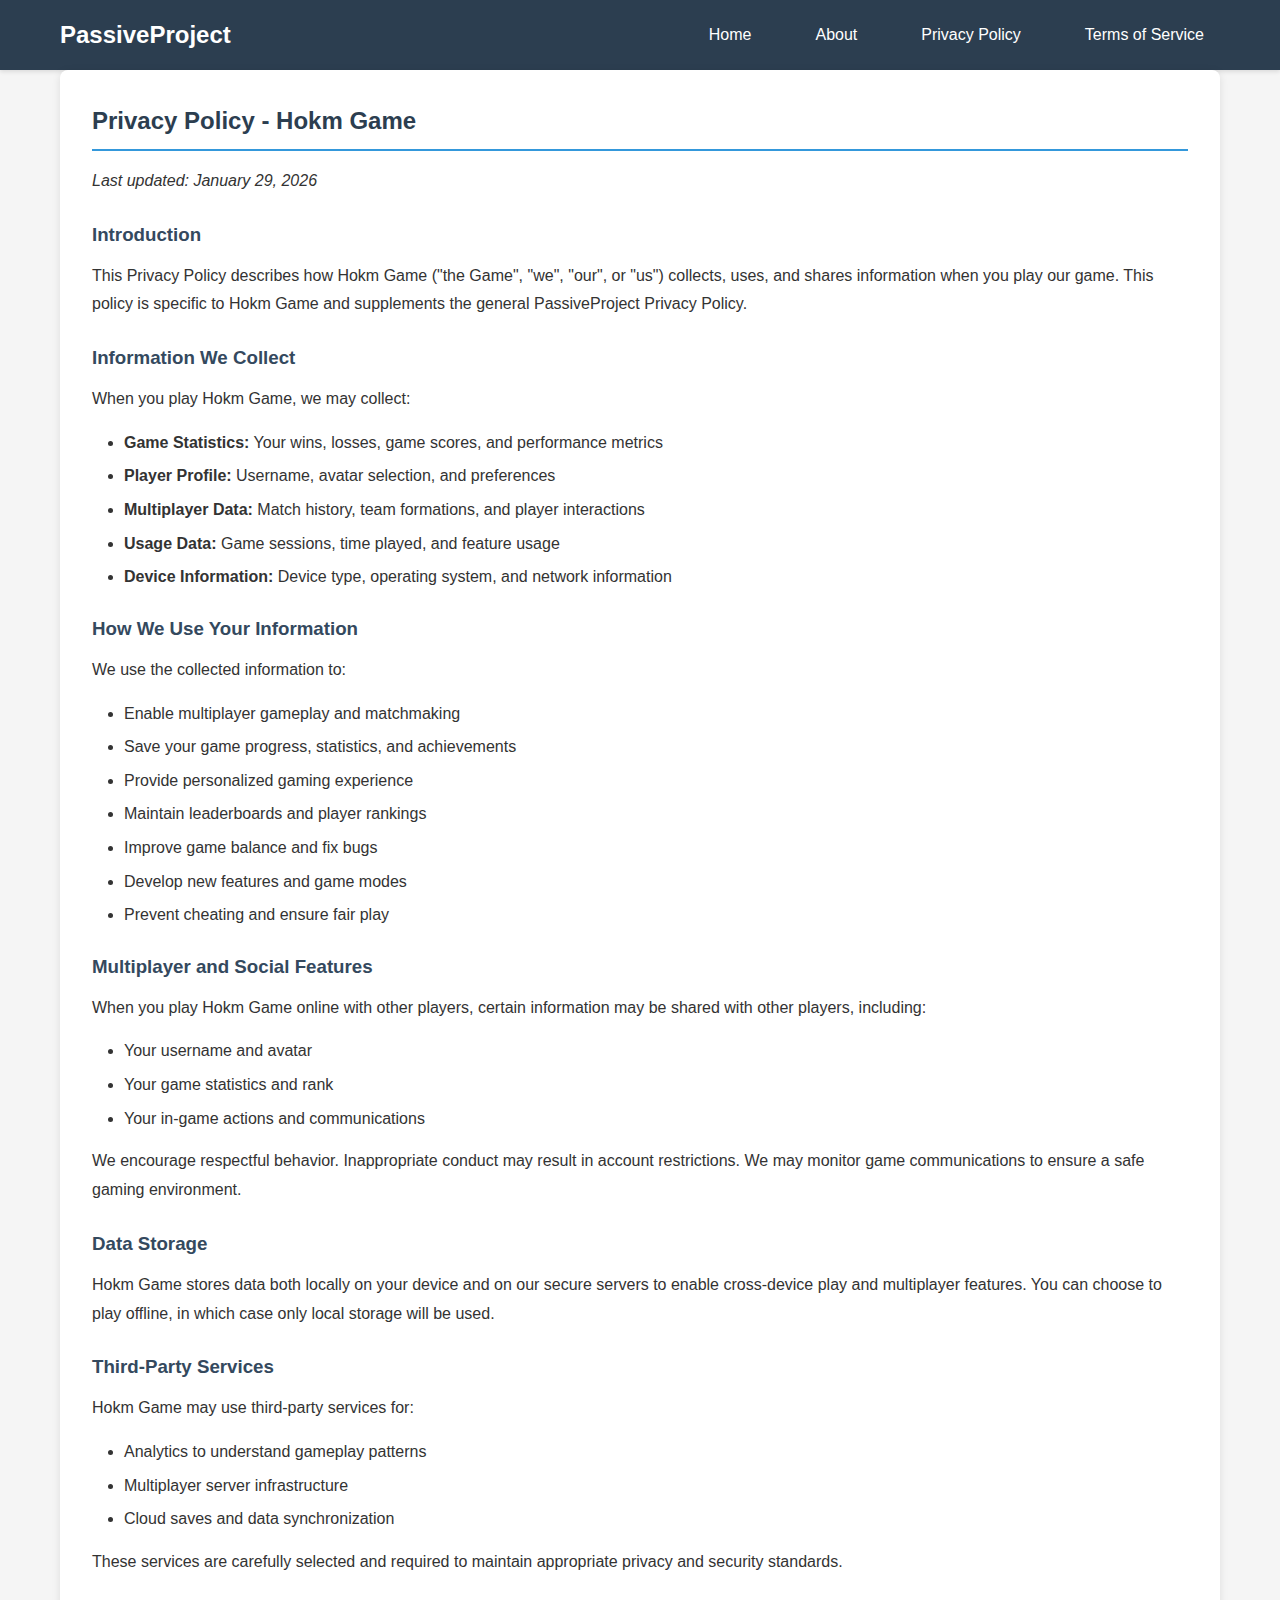
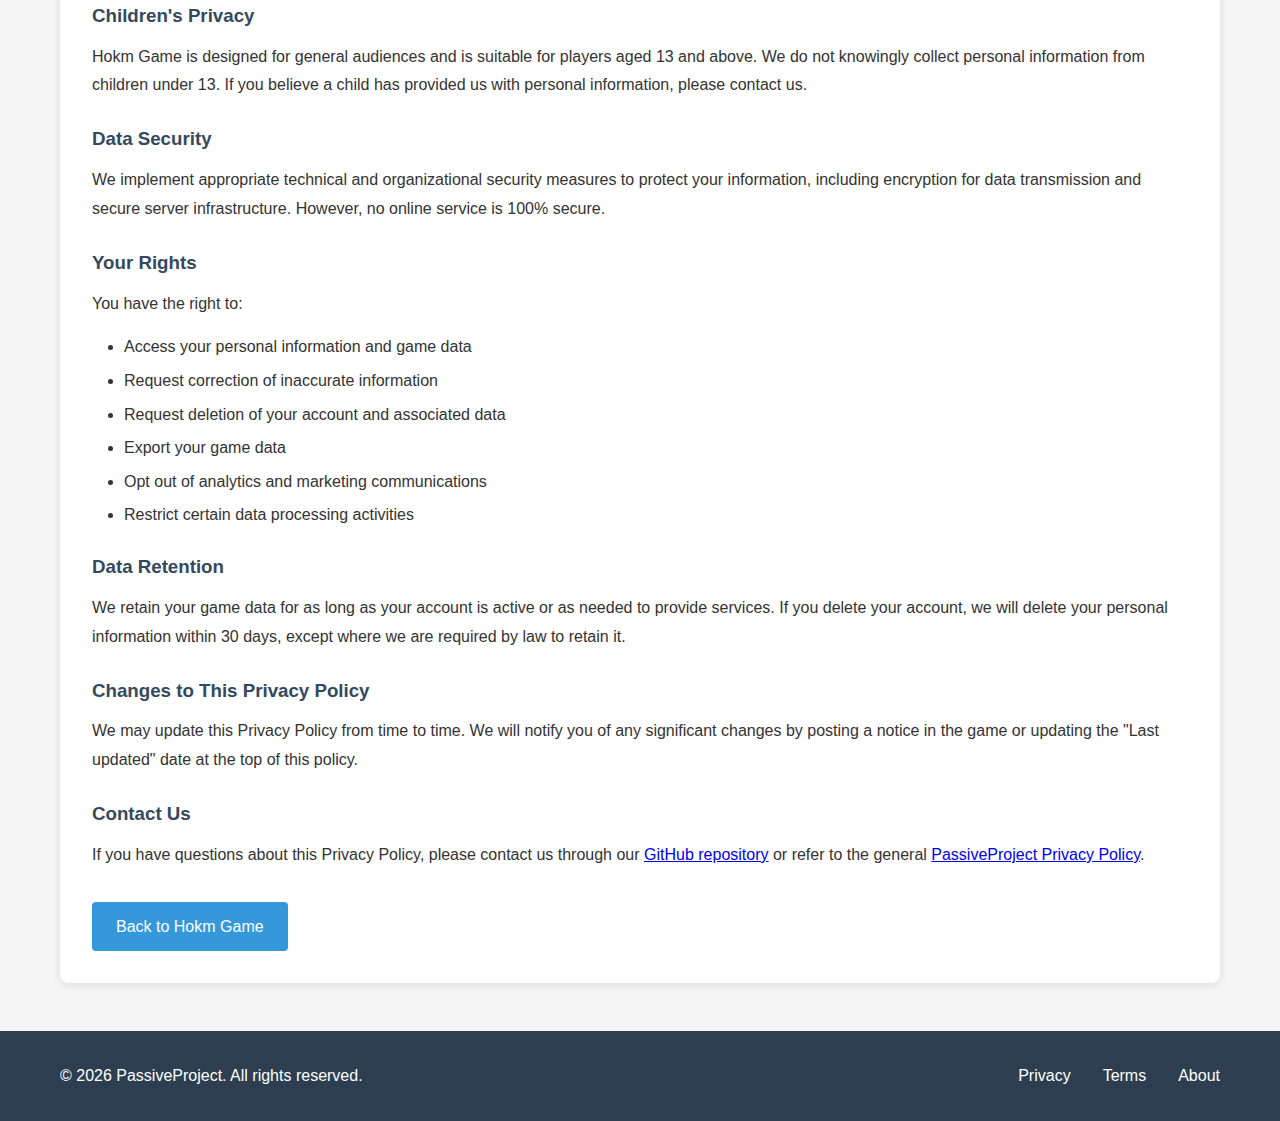
<file: games/hokm/privacy.html>
<!DOCTYPE html>
<html lang="en">
<head>
    <meta charset="UTF-8">
    <meta name="viewport" content="width=device-width, initial-scale=1.0">
    <title>Privacy Policy - Hokm Game - PassiveProject</title>
    <link rel="stylesheet" href="../../styles.css">
</head>
<body>
    <nav class="navbar" aria-label="Main navigation">
        <div class="container">
            <div class="nav-brand">
                <h1>PassiveProject</h1>
            </div>
            <ul class="nav-menu">
                <li><a href="../../index.html">Home</a></li>
                <li><a href="../../about.html">About</a></li>
                <li><a href="../../privacy.html">Privacy Policy</a></li>
                <li><a href="../../terms.html">Terms of Service</a></li>
            </ul>
        </div>
    </nav>

    <main class="container">
        <div class="content-section">
            <h2>Privacy Policy - Hokm Game</h2>
            <p><em>Last updated: January 29, 2026</em></p>

            <h3>Introduction</h3>
            <p>
                This Privacy Policy describes how Hokm Game ("the Game", "we", "our", or "us") 
                collects, uses, and shares information when you play our game. This policy is 
                specific to Hokm Game and supplements the general PassiveProject Privacy Policy.
            </p>

            <h3>Information We Collect</h3>
            <p>When you play Hokm Game, we may collect:</p>
            <ul>
                <li><strong>Game Statistics:</strong> Your wins, losses, game scores, and performance metrics</li>
                <li><strong>Player Profile:</strong> Username, avatar selection, and preferences</li>
                <li><strong>Multiplayer Data:</strong> Match history, team formations, and player interactions</li>
                <li><strong>Usage Data:</strong> Game sessions, time played, and feature usage</li>
                <li><strong>Device Information:</strong> Device type, operating system, and network information</li>
            </ul>

            <h3>How We Use Your Information</h3>
            <p>We use the collected information to:</p>
            <ul>
                <li>Enable multiplayer gameplay and matchmaking</li>
                <li>Save your game progress, statistics, and achievements</li>
                <li>Provide personalized gaming experience</li>
                <li>Maintain leaderboards and player rankings</li>
                <li>Improve game balance and fix bugs</li>
                <li>Develop new features and game modes</li>
                <li>Prevent cheating and ensure fair play</li>
            </ul>

            <h3>Multiplayer and Social Features</h3>
            <p>
                When you play Hokm Game online with other players, certain information may be 
                shared with other players, including:
            </p>
            <ul>
                <li>Your username and avatar</li>
                <li>Your game statistics and rank</li>
                <li>Your in-game actions and communications</li>
            </ul>
            <p>
                We encourage respectful behavior. Inappropriate conduct may result in account 
                restrictions. We may monitor game communications to ensure a safe gaming environment.
            </p>

            <h3>Data Storage</h3>
            <p>
                Hokm Game stores data both locally on your device and on our secure servers to 
                enable cross-device play and multiplayer features. You can choose to play offline, 
                in which case only local storage will be used.
            </p>

            <h3>Third-Party Services</h3>
            <p>
                Hokm Game may use third-party services for:
            </p>
            <ul>
                <li>Analytics to understand gameplay patterns</li>
                <li>Multiplayer server infrastructure</li>
                <li>Cloud saves and data synchronization</li>
            </ul>
            <p>
                These services are carefully selected and required to maintain appropriate privacy 
                and security standards.
            </p>

            <h3>Children's Privacy</h3>
            <p>
                Hokm Game is designed for general audiences and is suitable for players aged 13 
                and above. We do not knowingly collect personal information from children under 13. 
                If you believe a child has provided us with personal information, please contact us.
            </p>

            <h3>Data Security</h3>
            <p>
                We implement appropriate technical and organizational security measures to protect 
                your information, including encryption for data transmission and secure server 
                infrastructure. However, no online service is 100% secure.
            </p>

            <h3>Your Rights</h3>
            <p>You have the right to:</p>
            <ul>
                <li>Access your personal information and game data</li>
                <li>Request correction of inaccurate information</li>
                <li>Request deletion of your account and associated data</li>
                <li>Export your game data</li>
                <li>Opt out of analytics and marketing communications</li>
                <li>Restrict certain data processing activities</li>
            </ul>

            <h3>Data Retention</h3>
            <p>
                We retain your game data for as long as your account is active or as needed to 
                provide services. If you delete your account, we will delete your personal 
                information within 30 days, except where we are required by law to retain it.
            </p>

            <h3>Changes to This Privacy Policy</h3>
            <p>
                We may update this Privacy Policy from time to time. We will notify you of any 
                significant changes by posting a notice in the game or updating the "Last updated" 
                date at the top of this policy.
            </p>

            <h3>Contact Us</h3>
            <p>
                If you have questions about this Privacy Policy, please contact us through our 
                <a href="https://github.com/PassiveProject" target="_blank" rel="noopener">GitHub repository</a> 
                or refer to the general 
                <a href="../../privacy.html">PassiveProject Privacy Policy</a>.
            </p>

            <div style="margin-top: 2rem;">
                <a href="index.html" class="btn">Back to Hokm Game</a>
            </div>
        </div>
    </main>

    <footer>
        <div class="container">
            <p>&copy; 2026 PassiveProject. All rights reserved.</p>
            <ul class="footer-links">
                <li><a href="../../privacy.html">Privacy</a></li>
                <li><a href="../../terms.html">Terms</a></li>
                <li><a href="../../about.html">About</a></li>
            </ul>
        </div>
    </footer>
</body>
</html>
</file>
<file: styles.css>
/* Reset and Base Styles */
* {
    margin: 0;
    padding: 0;
    box-sizing: border-box;
}

body {
    font-family: -apple-system, BlinkMacSystemFont, 'Segoe UI', Roboto, Oxygen, Ubuntu, Cantarell, sans-serif;
    line-height: 1.6;
    color: #333;
    background-color: #f5f5f5;
}

.container {
    max-width: 1200px;
    margin: 0 auto;
    padding: 0 20px;
}

/* Navigation */
.navbar {
    background-color: #2c3e50;
    color: white;
    padding: 1rem 0;
    box-shadow: 0 2px 4px rgba(0,0,0,0.1);
}

.navbar .container {
    display: flex;
    justify-content: space-between;
    align-items: center;
}

.nav-brand h1 {
    font-size: 1.5rem;
    color: white;
}

.nav-menu {
    display: flex;
    list-style: none;
    gap: 2rem;
}

.nav-menu a {
    color: white;
    text-decoration: none;
    padding: 0.5rem 1rem;
    border-radius: 4px;
    transition: background-color 0.3s;
}

.nav-menu a:hover,
.nav-menu a.active {
    background-color: #34495e;
}

.nav-menu a:focus {
    outline: 2px solid #3498db;
    outline-offset: 2px;
}

/* Main Content */
main {
    min-height: calc(100vh - 200px);
    padding: 2rem 0;
}

.hero {
    text-align: center;
    padding: 3rem 0;
    background: white;
    border-radius: 8px;
    margin-bottom: 2rem;
    box-shadow: 0 2px 8px rgba(0,0,0,0.1);
}

.hero h2 {
    font-size: 2.5rem;
    color: #2c3e50;
    margin-bottom: 1rem;
}

.lead {
    font-size: 1.25rem;
    color: #7f8c8d;
}

.content {
    padding: 2rem 0;
}

.content-section {
    background: white;
    padding: 2rem;
    border-radius: 8px;
    box-shadow: 0 2px 8px rgba(0,0,0,0.1);
    margin-bottom: 2rem;
}

.content-section h2 {
    color: #2c3e50;
    margin-bottom: 1rem;
    padding-bottom: 0.5rem;
    border-bottom: 2px solid #3498db;
}

.content-section h3 {
    color: #34495e;
    margin-top: 1.5rem;
    margin-bottom: 0.75rem;
}

.content-section p {
    margin-bottom: 1rem;
    line-height: 1.8;
}

.content-section ul {
    margin-left: 2rem;
    margin-bottom: 1rem;
}

.content-section li {
    margin-bottom: 0.5rem;
}

/* Cards */
.card-grid {
    display: grid;
    grid-template-columns: repeat(auto-fit, minmax(300px, 1fr));
    gap: 2rem;
}

.card {
    background: white;
    padding: 2rem;
    border-radius: 8px;
    box-shadow: 0 2px 8px rgba(0,0,0,0.1);
    transition: transform 0.3s, box-shadow 0.3s;
}

.card:hover {
    transform: translateY(-4px);
    box-shadow: 0 4px 12px rgba(0,0,0,0.15);
}

.card h3 {
    color: #2c3e50;
    margin-bottom: 1rem;
}

.card p {
    color: #7f8c8d;
    margin-bottom: 1.5rem;
}

/* Buttons */
.btn {
    display: inline-block;
    padding: 0.75rem 1.5rem;
    background-color: #3498db;
    color: white;
    text-decoration: none;
    border-radius: 4px;
    transition: background-color 0.3s;
}

.btn:hover {
    background-color: #2980b9;
}

.btn:focus {
    outline: 2px solid #2c3e50;
    outline-offset: 2px;
}

/* Footer */
footer {
    background-color: #2c3e50;
    color: white;
    padding: 2rem 0;
    margin-top: 3rem;
}

footer .container {
    display: flex;
    justify-content: space-between;
    align-items: center;
}

.footer-links {
    display: flex;
    list-style: none;
    gap: 2rem;
}

.footer-links a {
    color: white;
    text-decoration: none;
}

.footer-links a:hover {
    text-decoration: underline;
}

/* Responsive Design */
@media (max-width: 768px) {
    .navbar .container {
        flex-direction: column;
        gap: 1rem;
    }

    .nav-menu {
        flex-wrap: wrap;
        justify-content: center;
        gap: 1rem;
    }

    .hero h2 {
        font-size: 2rem;
    }

    .card-grid {
        grid-template-columns: 1fr;
    }

    footer .container {
        flex-direction: column;
        gap: 1rem;
        text-align: center;
    }

    .footer-links {
        flex-direction: column;
        gap: 0.5rem;
    }
}
</file>
